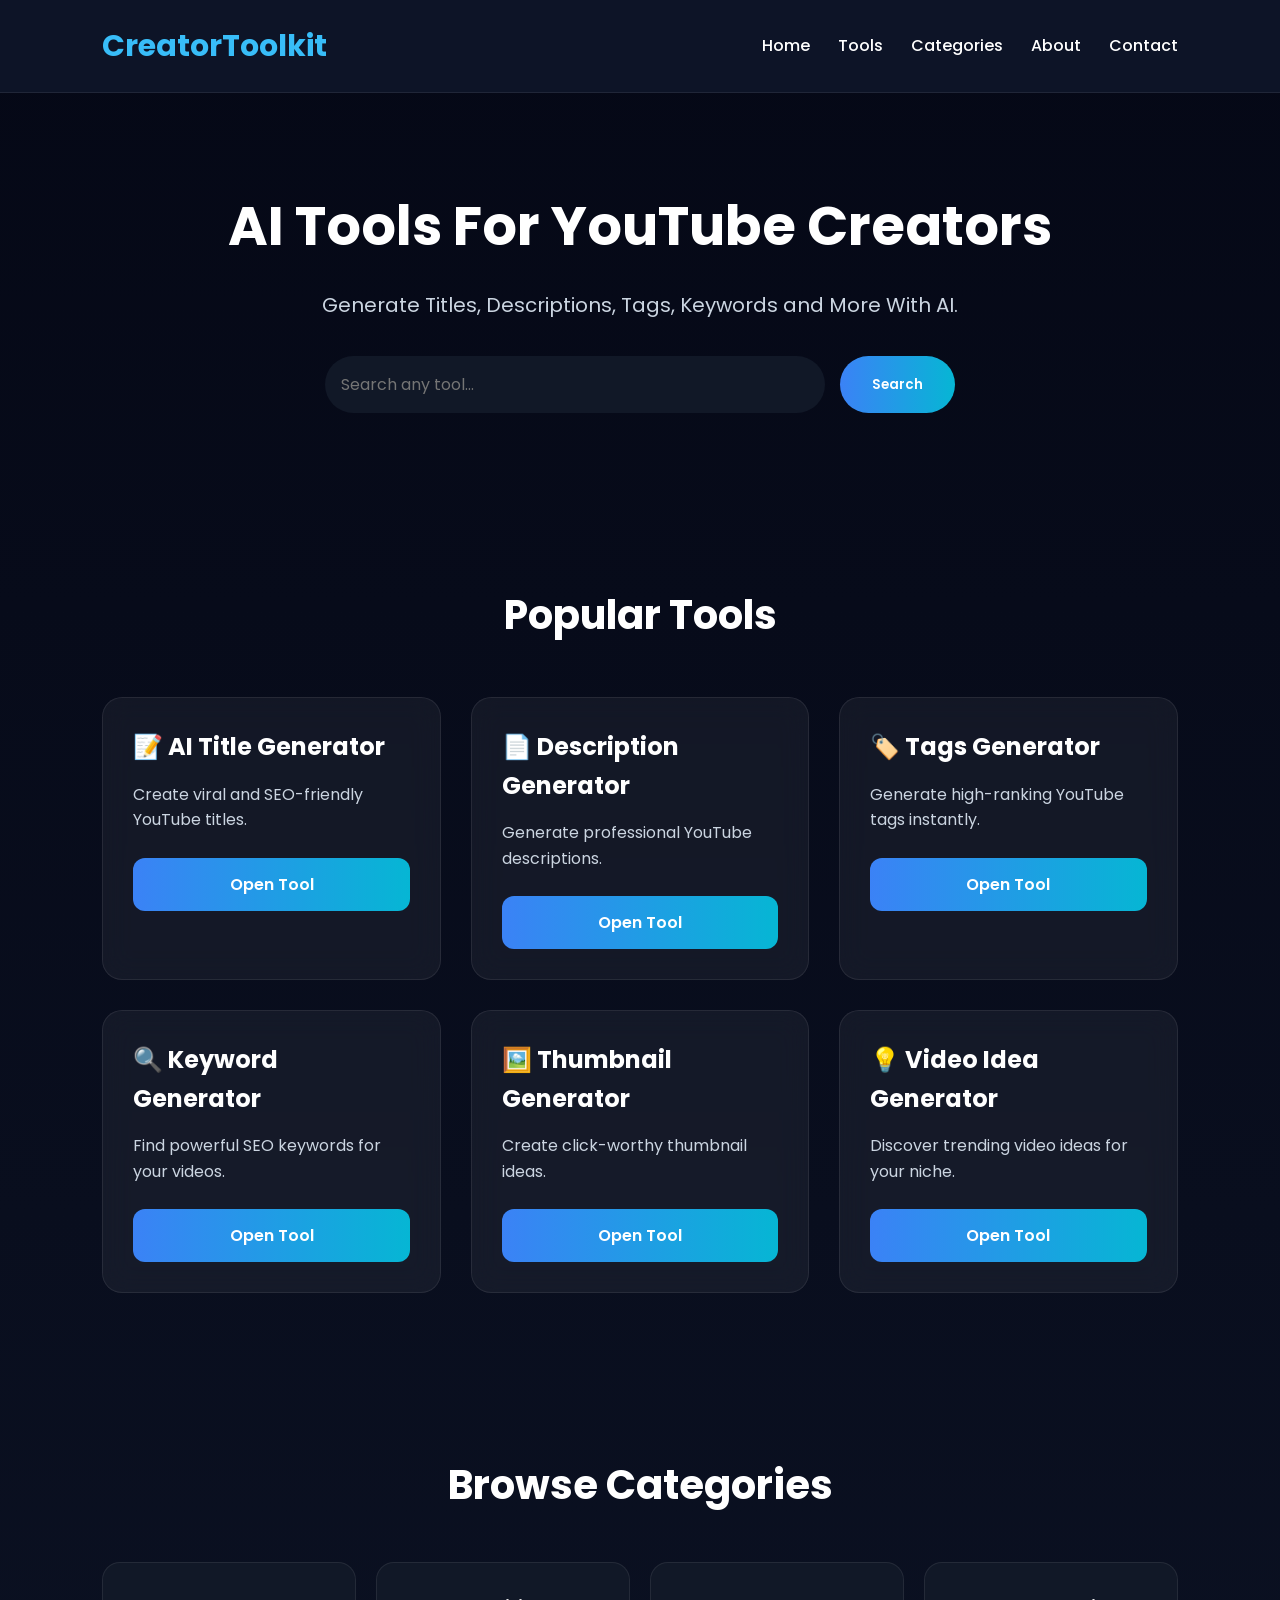
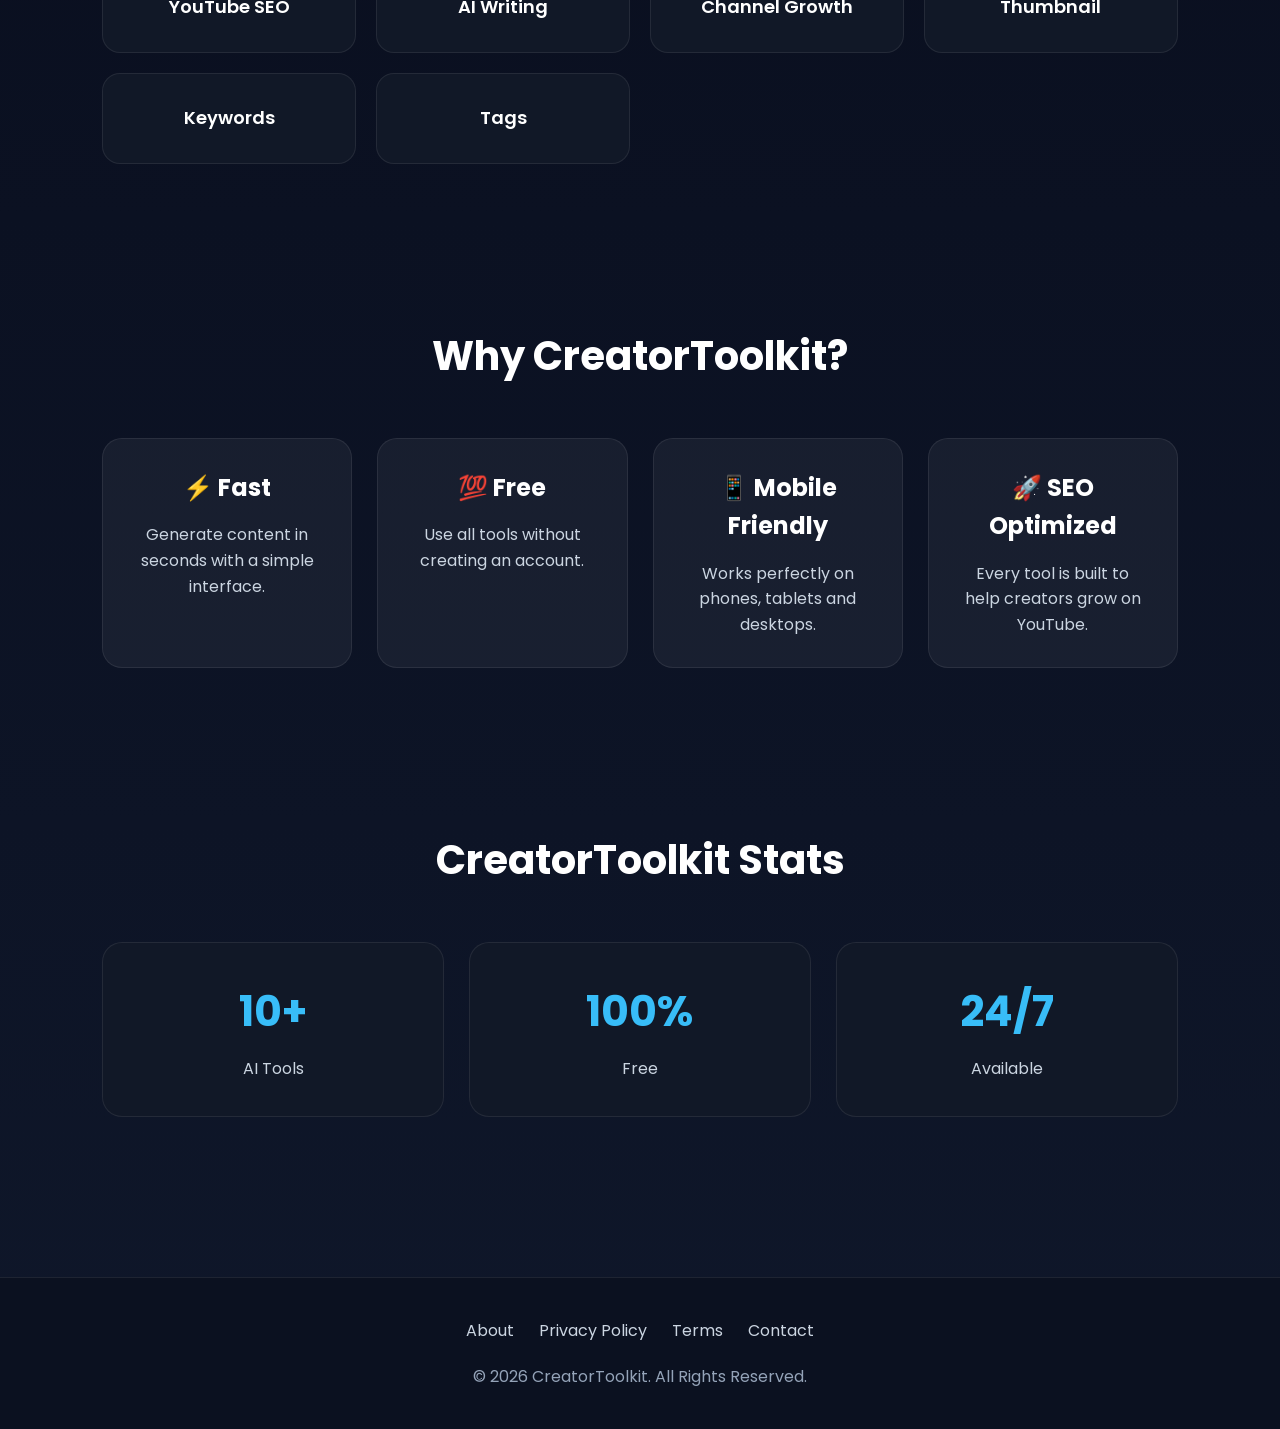
<file: index.html>
<!DOCTYPE html>
<html lang="en">

<head>

<meta charset="UTF-8">

<meta name="viewport" content="width=device-width, initial-scale=1.0">

<title>CreatorToolkit - AI Tools For YouTube Creators</title>

<meta name="description" content="Free AI YouTube tools including Title Generator, Description Generator, Tags Generator, Keywords Generator and more.">

<meta name="keywords" content="YouTube Tools, AI Title Generator, Tags Generator, Description Generator">

<link rel="stylesheet" href="style.css">

<link rel="preconnect" href="https://fonts.googleapis.com">

<link rel="preconnect" href="https://fonts.gstatic.com" crossorigin>

<link href="https://fonts.googleapis.com/css2?family=Poppins:wght@300;400;500;600;700&display=swap" rel="stylesheet">

</head>

<body>

<header>

<nav class="navbar">

<div class="logo">

CreatorToolkit

</div>

<ul>

<li><a href="index.html">Home</a></li>

<li><a href="#">Tools</a></li>

<li><a href="#">Categories</a></li>

<li><a href="#">About</a></li>

<li><a href="#">Contact</a></li>

</ul>

</nav>

</header>


<section class="hero">

<h1>

AI Tools For YouTube Creators

</h1>

<p>

Generate Titles, Descriptions, Tags, Keywords and More With AI.

</p>

<div class="search-box">

<input

type="text"

placeholder="Search any tool...">

<button>

Search

</button>

</div>

</section>



<section class="popular-tools">

<h2>

Popular Tools

</h2>

<div class="tool-grid">

    <div class="tool-card">
    <h3>📝 AI Title Generator</h3>
    <p>Create viral and SEO-friendly YouTube titles.</p>
    <a href="title-generator.html">
        <button>Open Tool</button>
    </a>
</div>

<div class="tool-card">
    <h3>📄 Description Generator</h3>
    <p>Generate professional YouTube descriptions.</p>
    <a href="description-generator.html">
        <button>Open Tool</button>
    </a>
</div>

<div class="tool-card">
    <h3>🏷️ Tags Generator</h3>
    <p>Generate high-ranking YouTube tags instantly.</p>
    <a href="tags-generator.html">
        <button>Open Tool</button>
    </a>
</div>

<div class="tool-card">
    <h3>🔍 Keyword Generator</h3>
    <p>Find powerful SEO keywords for your videos.</p>
    <a href="seo-keyword-generator.html">
        <button>Open Tool</button>
    </a>
</div>

<div class="tool-card">
    <h3>🖼️ Thumbnail Generator</h3>
    <p>Create click-worthy thumbnail ideas.</p>
    <a href="thumbnail-generator.html">
        <button>Open Tool</button>
    </a>
</div>

<div class="tool-card">
    <h3>💡 Video Idea Generator</h3>
    <p>Discover trending video ideas for your niche.</p>
    <a href="video-idea-generator.html">
        <button>Open Tool</button>
    </a>
</div>

</div>

</section>

<section class="categories">

<h2>Browse Categories</h2>

<div class="category-grid">

<div class="category-card">YouTube SEO</div>

<div class="category-card">AI Writing</div>

<div class="category-card">Channel Growth</div>

<div class="category-card">Thumbnail</div>

<div class="category-card">Keywords</div>

<div class="category-card">Tags</div>

</div>

    </section>

    <section class="why-us">

<h2>Why CreatorToolkit?</h2>

<div class="features">

<div class="feature">
<h3>⚡ Fast</h3>
<p>Generate content in seconds with a simple interface.</p>
</div>

<div class="feature">
<h3>💯 Free</h3>
<p>Use all tools without creating an account.</p>
</div>

<div class="feature">
<h3>📱 Mobile Friendly</h3>
<p>Works perfectly on phones, tablets and desktops.</p>
</div>

<div class="feature">
<h3>🚀 SEO Optimized</h3>
<p>Every tool is built to help creators grow on YouTube.</p>
</div>

</div>

</section>


<section class="stats">

<h2>CreatorToolkit Stats</h2>

<div class="stats-grid">

<div class="stat-card">
<h3>10+</h3>
<p>AI Tools</p>
</div>

<div class="stat-card">
<h3>100%</h3>
<p>Free</p>
</div>

<div class="stat-card">
<h3>24/7</h3>
<p>Available</p>
</div>

</div>

</section>


<footer>

<div class="footer-links">

<a href="#">About</a>

<a href="#">Privacy Policy</a>

<a href="#">Terms</a>

<a href="#">Contact</a>

</div>

<p>

© 2026 CreatorToolkit. All Rights Reserved.

</p>

</footer>

<script src="script.js"></script>

</body>
</html>
</file>
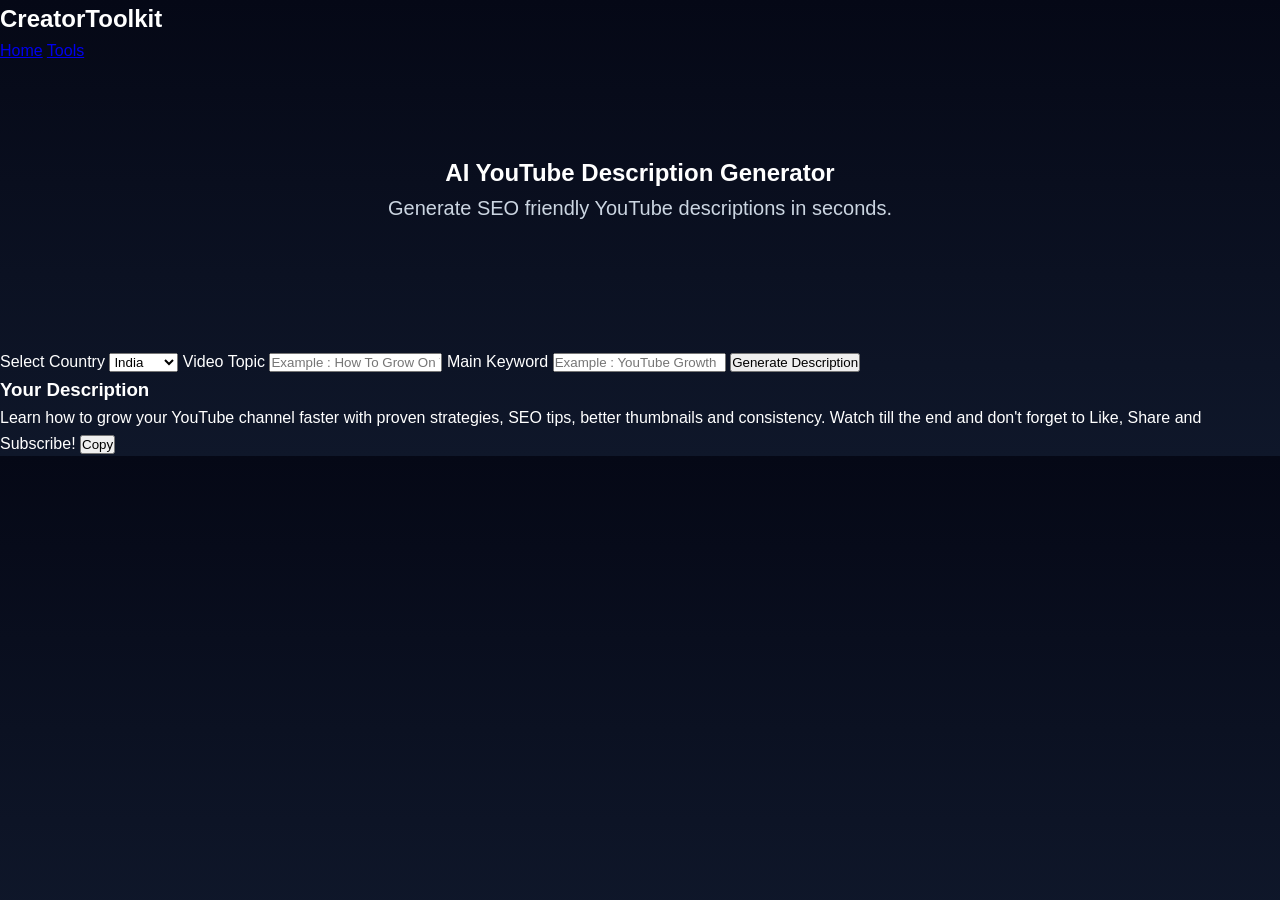
<file: description-generator.html>
<!DOCTYPE html>
<html lang="en">
<head>
    <meta charset="UTF-8">
    <meta name="viewport" content="width=device-width, initial-scale=1.0">
    <title>AI Description Generator - CreatorToolkit</title>

    <link rel="stylesheet" href="style.css">
</head>

<body>

<header>

<nav>

<h1>CreatorToolkit</h1>

<div class="nav-links">
<a href="index.html">Home</a>
<a href="#">Tools</a>
</div>

</nav>

</header>


<section class="hero">

<h2>AI YouTube Description Generator</h2>

<p>
Generate SEO friendly YouTube descriptions in seconds.
</p>

</section>


<section class="generator-box">

<label>Select Country</label>

<select>

<option>India</option>
<option>USA</option>
<option>UK</option>
<option>Canada</option>

</select>


<label>Video Topic</label>

<input
type="text"
placeholder="Example : How To Grow On YouTube">


<label>Main Keyword</label>

<input
type="text"
placeholder="Example : YouTube Growth">


<button>

Generate Description

</button>



<div class="results">

<h3>Your Description</h3>

<div class="title-result">

Learn how to grow your YouTube channel faster with proven strategies, SEO tips, better thumbnails and consistency. Watch till the end and don't forget to Like, Share and Subscribe!

<button>

Copy

</button>

</div>

</div>

</section>


<script src="script.js"></script>

</body>
  </html>
</file>
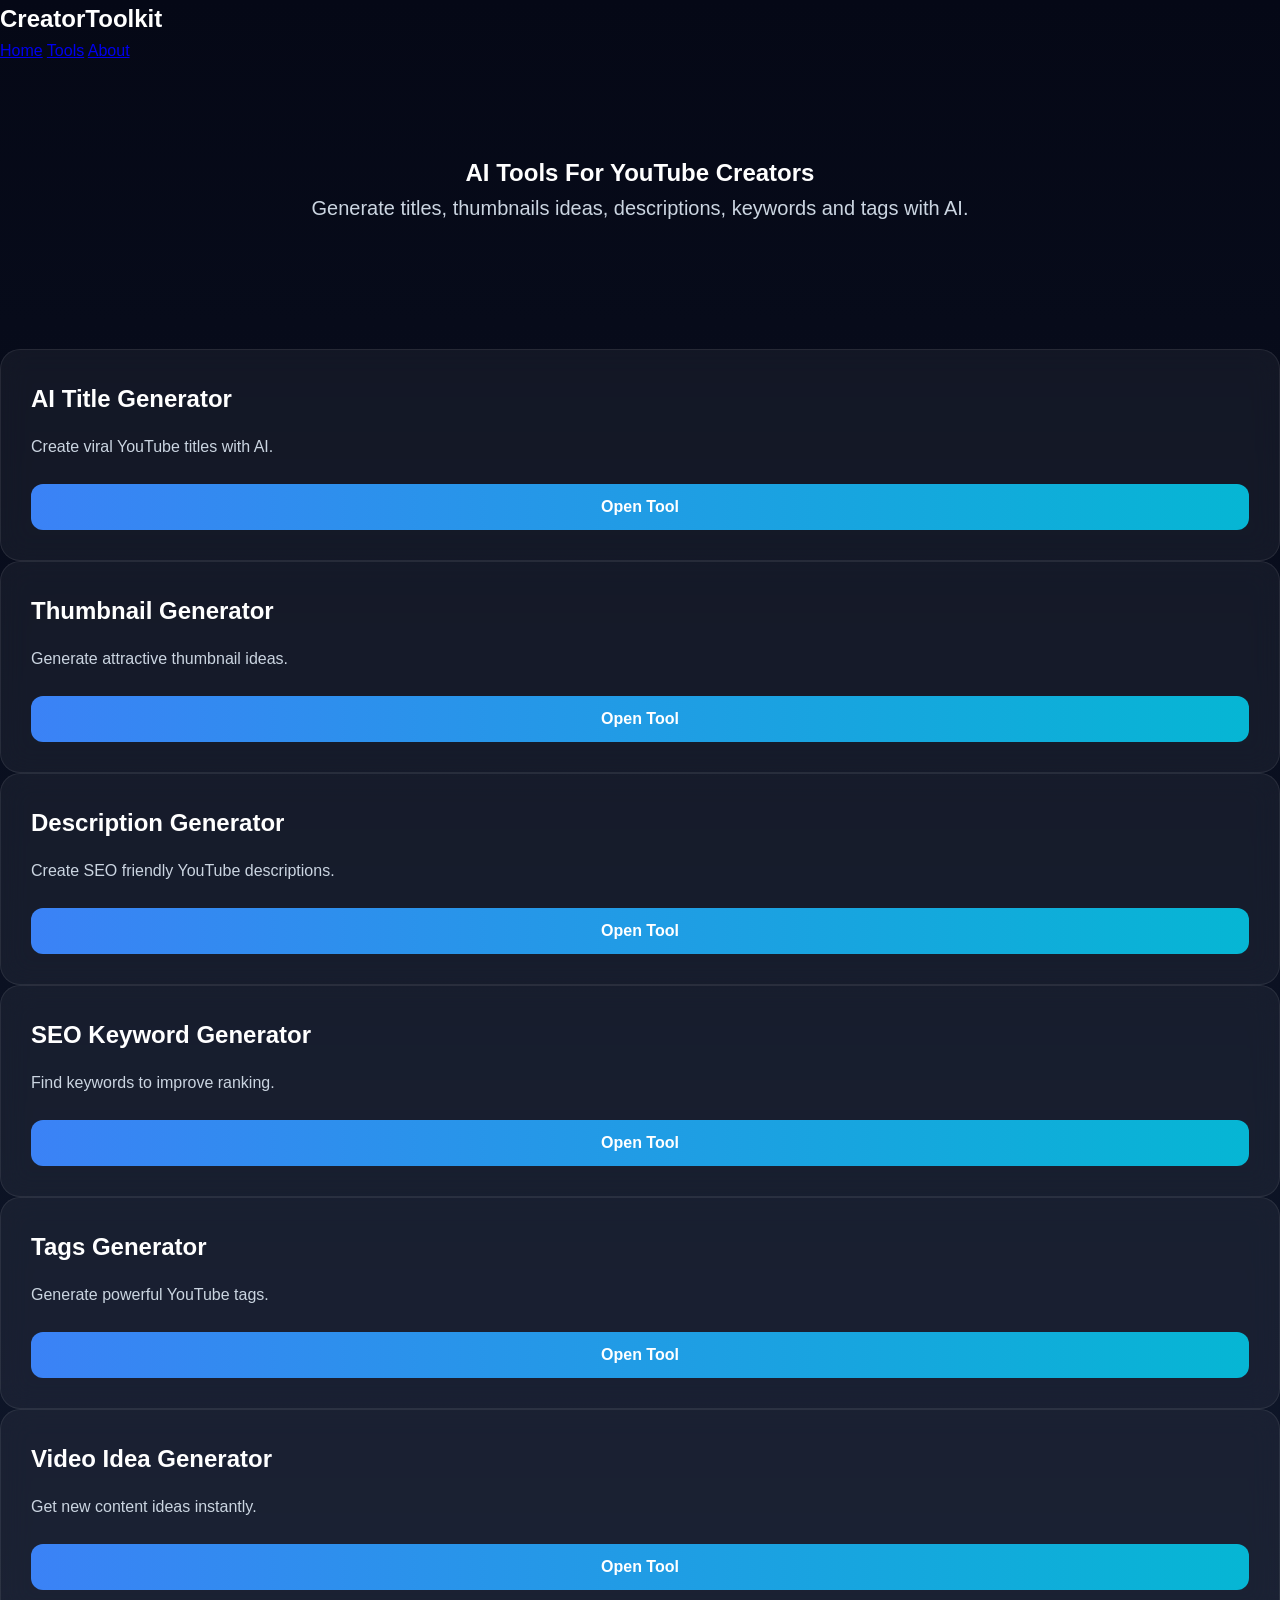
<file: index-backup.html>
<!DOCTYPE html>
<html lang="en">
<head>
    <meta charset="UTF-8">
    <meta name="viewport" content="width=device-width, initial-scale=1.0">
    <title>CreatorToolkit - AI YouTube Tools</title>
    <link rel="stylesheet" href="style.css">
</head>

<body>

<header>
    <nav>
        <h1>CreatorToolkit</h1>

        <div class="nav-links">
            <a href="index.html">Home</a>
            <a href="#">Tools</a>
            <a href="#">About</a>
        </div>
    </nav>
</header>


<section class="hero">

    <h2>AI Tools For YouTube Creators</h2>

    <p>
        Generate titles, thumbnails ideas, descriptions, keywords and tags with AI.
    </p>

</section>


<section class="tools">

    <div class="tool-card">
        <h3>AI Title Generator</h3>
        <p>Create viral YouTube titles with AI.</p>
        <a href="title-generator.html">
    <button>Open Tool</button>
        </a>
    </div>


    <div class="tool-card">
        <h3>Thumbnail Generator</h3>
        <p>Generate attractive thumbnail ideas.</p>
        <button>Open Tool</button>
    </div>


    <div class="tool-card">
    <h3>Description Generator</h3>
    <p>Create SEO friendly YouTube descriptions.</p>

    <a href="description-generator.html">
        <button>Open Tool</button>
    </a>

</div>

    <div class="tool-card">
        <h3>SEO Keyword Generator</h3>
        <p>Find keywords to improve ranking.</p>
        <button>Open Tool</button>
    </div>


    <div class="tool-card">
        <h3>Tags Generator</h3>
        <p>Generate powerful YouTube tags.</p>
        <button>Open Tool</button>
    </div>


    <div class="tool-card">
        <h3>Video Idea Generator</h3>
        <p>Get new content ideas instantly.</p>
        <button>Open Tool</button>
    </div>

</section>


<script src="script.js"></script>

</body>
  </html>
</file>
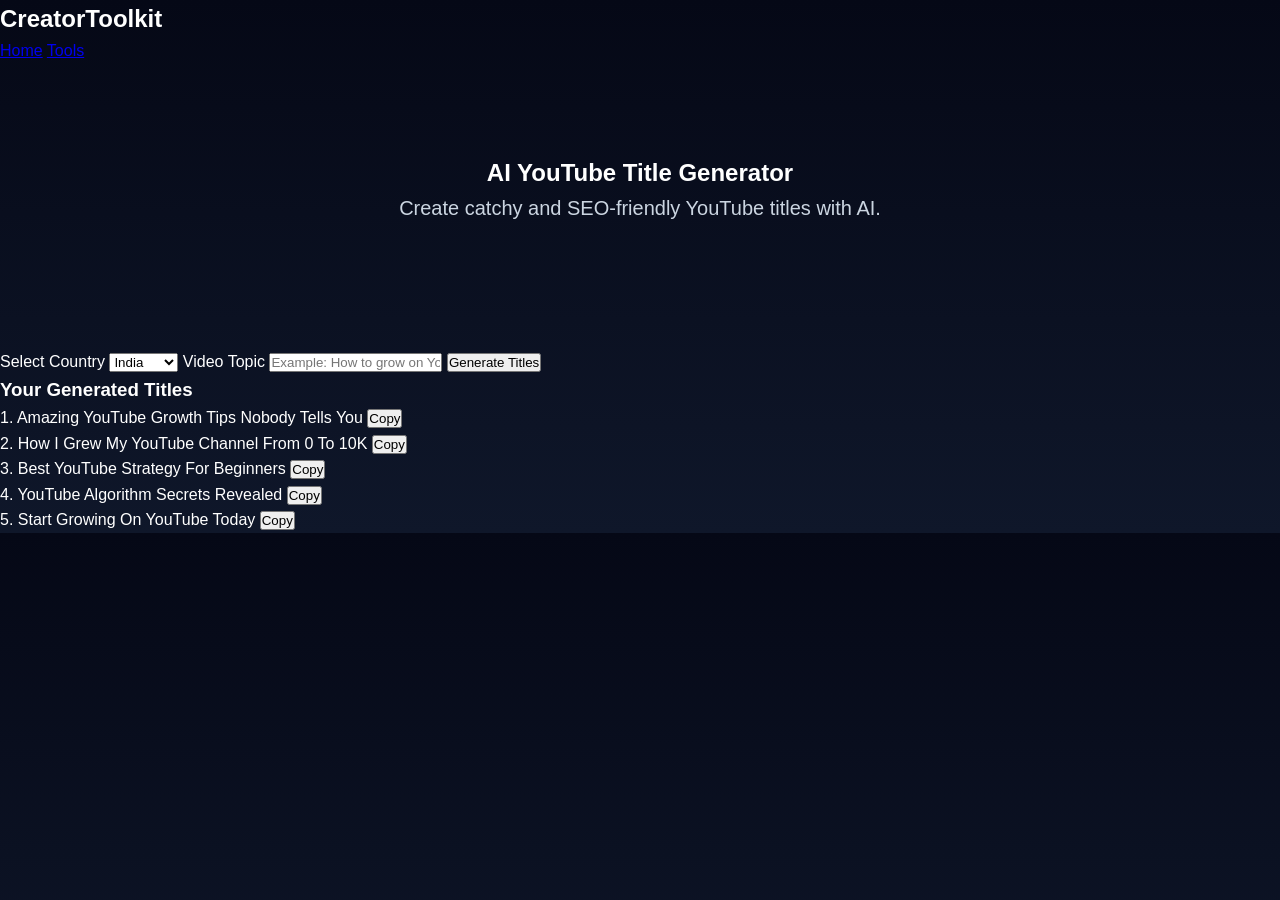
<file: title-generator.html>
<!DOCTYPE html>
<html lang="en">
<head>
    <meta charset="UTF-8">
    <meta name="viewport" content="width=device-width, initial-scale=1.0">
    <title>AI Title Generator - CreatorToolkit</title>
    <link rel="stylesheet" href="style.css">
</head>

<body>

<header>
    <nav>
        <h1>CreatorToolkit</h1>

        <div class="nav-links">
            <a href="index.html">Home</a>
            <a href="#">Tools</a>
        </div>
    </nav>
</header>


<section class="hero">

    <h2>AI YouTube Title Generator</h2>

    <p>Create catchy and SEO-friendly YouTube titles with AI.</p>

</section>


<section class="generator-box">

    <label>Select Country</label>

    <select>
        <option>India</option>
        <option>USA</option>
        <option>UK</option>
        <option>Canada</option>
    </select>


    <label>Video Topic</label>

    <input type="text" placeholder="Example: How to grow on YouTube">


    <button>Generate Titles</button>


    <div class="results">

        <h3>Your Generated Titles</h3>

        <div class="title-result">
            1. Amazing YouTube Growth Tips Nobody Tells You
            <button>Copy</button>
        </div>

        <div class="title-result">
            2. How I Grew My YouTube Channel From 0 To 10K
            <button>Copy</button>
        </div>

        <div class="title-result">
            3. Best YouTube Strategy For Beginners
            <button>Copy</button>
        </div>

        <div class="title-result">
            4. YouTube Algorithm Secrets Revealed
            <button>Copy</button>
        </div>

        <div class="title-result">
            5. Start Growing On YouTube Today
            <button>Copy</button>
        </div>

    </div>

</section>


<script src="script.js"></script>

</body>
      </html>
</file>
<file: style.css>
/* ==========================
   CreatorToolkit Premium UI
========================== */

*{
margin:0;
padding:0;
box-sizing:border-box;
font-family:'Poppins',sans-serif;
}

:root{

--bg:#0b1120;
--card:#111827;
--card2:#1f2937;

--primary:#3b82f6;
--secondary:#06b6d4;

--white:#ffffff;
--text:#cbd5e1;

--radius:18px;

}

body{

background:linear-gradient(180deg,#050816,#0f172a);

color:var(--white);

line-height:1.6;

}


/* Navbar */

.navbar{

display:flex;

justify-content:space-between;

align-items:center;

padding:22px 8%;

position:sticky;

top:0;

background:rgba(15,23,42,.90);

backdrop-filter:blur(12px);

z-index:1000;

border-bottom:1px solid rgba(255,255,255,.08);

}

.logo{

font-size:30px;

font-weight:700;

color:#38bdf8;

}

.navbar ul{

display:flex;

list-style:none;

gap:28px;

}

.navbar a{

color:white;

text-decoration:none;

transition:.3s;

font-weight:500;

}

.navbar a:hover{

color:#38bdf8;

}


/* Hero */

.hero{

text-align:center;

padding:90px 20px;

}

.hero h1{

font-size:54px;

margin-bottom:20px;

}

.hero p{

font-size:20px;

color:var(--text);

max-width:750px;

margin:auto;

margin-bottom:35px;

}


/* Search */

.search-box{

display:flex;

justify-content:center;

gap:15px;

flex-wrap:wrap;

}

.search-box input{

width:500px;

max-width:90%;

padding:16px;

background:#111827;

border:none;

border-radius:50px;

color:white;

outline:none;

font-size:16px;

}

.search-box button{

padding:16px 32px;

border:none;

border-radius:50px;

cursor:pointer;

font-weight:600;

background:linear-gradient(90deg,#3b82f6,#06b6d4);

color:white;

transition:.3s;

}

.search-box button:hover{

transform:translateY(-3px);

box-shadow:0 10px 25px rgba(59,130,246,.4);

    }

/* ==========================
   Popular Tools
========================== */

.popular-tools{
padding:80px 8%;
}

.popular-tools h2{
text-align:center;
font-size:40px;
margin-bottom:50px;
}

.tool-grid{
display:grid;
grid-template-columns:repeat(auto-fit,minmax(300px,1fr));
gap:30px;
}

.tool-card{
background:rgba(255,255,255,.05);
backdrop-filter:blur(15px);
border:1px solid rgba(255,255,255,.08);
border-radius:20px;
padding:30px;
transition:.35s;
}

.tool-card:hover{
transform:translateY(-10px);
box-shadow:0 20px 45px rgba(0,0,0,.35);
border-color:#38bdf8;
}

.tool-card h3{
font-size:24px;
margin-bottom:15px;
}

.tool-card p{
color:#cbd5e1;
margin-bottom:25px;
}

.tool-card button{
width:100%;
padding:14px;
border:none;
border-radius:12px;
cursor:pointer;
font-size:16px;
font-weight:600;
background:linear-gradient(90deg,#3b82f6,#06b6d4);
color:white;
transition:.3s;
}

.tool-card button:hover{
transform:scale(1.04);
}

/* ==========================
   Categories
========================== */

.categories{
padding:80px 8%;
}

.categories h2{
text-align:center;
font-size:40px;
margin-bottom:45px;
}

.category-grid{
display:grid;
grid-template-columns:repeat(auto-fit,minmax(220px,1fr));
gap:20px;
}

.category-card{
background:#111827;
padding:30px;
text-align:center;
border-radius:18px;
font-size:18px;
font-weight:600;
transition:.3s;
cursor:pointer;
border:1px solid rgba(255,255,255,.08);
}

.category-card:hover{
background:#1e293b;
transform:translateY(-8px);
color:#38bdf8;
}

/* ==========================
   Why CreatorToolkit
========================== */

.why-us{
padding:80px 8%;
}

.why-us h2{
text-align:center;
font-size:40px;
margin-bottom:50px;
}

.features{
display:grid;
grid-template-columns:repeat(auto-fit,minmax(250px,1fr));
gap:25px;
}

.feature{
background:rgba(255,255,255,.05);
border:1px solid rgba(255,255,255,.08);
border-radius:20px;
padding:30px;
text-align:center;
transition:.3s;
}

.feature:hover{
transform:translateY(-8px);
border-color:#38bdf8;
}

.feature h3{
margin-bottom:15px;
font-size:24px;
}

.feature p{
color:#cbd5e1;
}


/* ==========================
   Stats
========================== */

.stats{
padding:80px 8%;
}

.stats h2{
text-align:center;
font-size:40px;
margin-bottom:50px;
}

.stats-grid{
display:grid;
grid-template-columns:repeat(auto-fit,minmax(220px,1fr));
gap:25px;
}

.stat-card{
background:#111827;
padding:35px;
text-align:center;
border-radius:20px;
border:1px solid rgba(255,255,255,.08);
transition:.3s;
}

.stat-card:hover{
transform:scale(1.05);
border-color:#38bdf8;
}

.stat-card h3{
font-size:42px;
color:#38bdf8;
margin-bottom:10px;
}

.stat-card p{
color:#cbd5e1;
}


/* ==========================
   Footer
========================== */

footer{
margin-top:80px;
padding:40px 8%;
background:#0b1120;
text-align:center;
border-top:1px solid rgba(255,255,255,.08);
}

.footer-links{
display:flex;
justify-content:center;
flex-wrap:wrap;
gap:25px;
margin-bottom:20px;
}

.footer-links a{
color:#cbd5e1;
text-decoration:none;
transition:.3s;
}

.footer-links a:hover{
color:#38bdf8;
}

footer p{
color:#94a3b8;
}


/* ==========================
   Mobile Responsive
========================== */

@media(max-width:768px){

.navbar{
flex-direction:column;
gap:15px;
padding:20px;
}

.navbar ul{
flex-wrap:wrap;
justify-content:center;
gap:15px;
}

.hero h1{
font-size:36px;
}

.hero p{
font-size:17px;
}

.popular-tools h2,
.categories h2,
.why-us h2,
</file>
